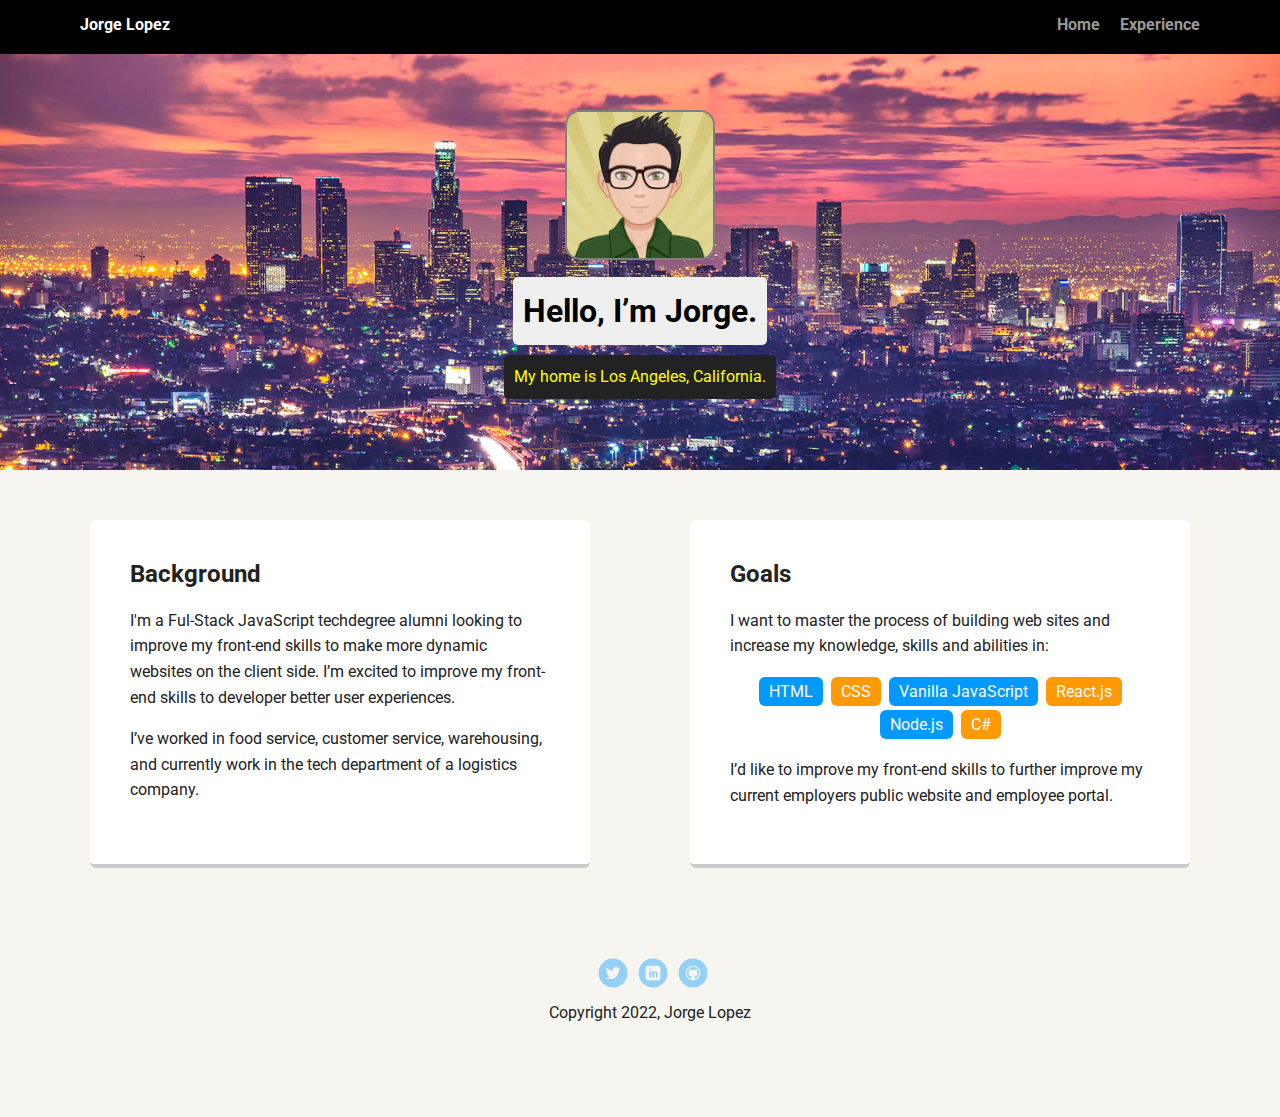
<file: portfolio_update_v1/index.html>
<!doctype html>
<html lang="en">
<head>
  <meta charset="utf-8">
  <title>Jorge Lopez's Profile</title>
  <meta name="viewport" content="width=device-width, initial-scale=1.0">
  <link rel="stylesheet" href="styles.css">
  <link href="https://fonts.googleapis.com/css?family=Muli%7CRoboto:400,300,500,700,900" rel="stylesheet"></head>
  <body>

    <nav class="main-nav">
        <ul class="nav">
          <li class="name">Jorge Lopez</li>
          <li><a href="index.html">Home</a></li>
          <li><a href="experience.html">Experience</a></li>
        </ul>
      </nav>

    <header>
      <img src="images/me.png" alt="Drawing of Jorge Lopez" class="profile-image">
      <h1 class="tag name">Hello, I’m Jorge.</h1>
      <p class="tag location">My home is Los Angeles, California.</p>
    </header>

    <main class="flex">
      <section class="card">
        <h2>Background</h2>
        <p>I'm a Ful-Stack JavaScript techdegree alumni looking to improve my front-end skills to make more dynamic websites on the client side. I’m excited to improve my front-end skills to developer better user experiences.</p>
        <p>I’ve worked in food service, customer service, warehousing, and currently work in the tech department of a logistics company.</p>
      </section> 

      <section class="card">
        <h2>Goals</h2>
        <p>I want to master the process of building web sites and increase my knowledge, skills and abilities in:</p>
        <ul class="skills">
          <li>HTML</li>
          <li>CSS</li>
          <li>Vanilla JavaScript</li>
          <li>React.js</li>
          <li>Node.js</li>
          <li>C#</li>
        </ul>
        <p>I’d like to improve my front-end skills to further improve my current employers public website and employee portal.</p>
      </section> 

    </main>
    <footer>
      <ul>
        <li><a href="https://twitter.com/SoundnVasion" class="social twitter">Twitter</a></li>
        <li><a href="https://www.linkedin.com/in/jorge-lopez-36b77710b/" class="social linkedin">LinkedIn</a></li>
        <li><a href="https://github.com/JorgeLopez3092" class="social github">Github</a></li>
      </ul>
      <p class="copyright">Copyright 2022, Jorge Lopez</p>
    </footer>
  </body>
  </html>
</file>
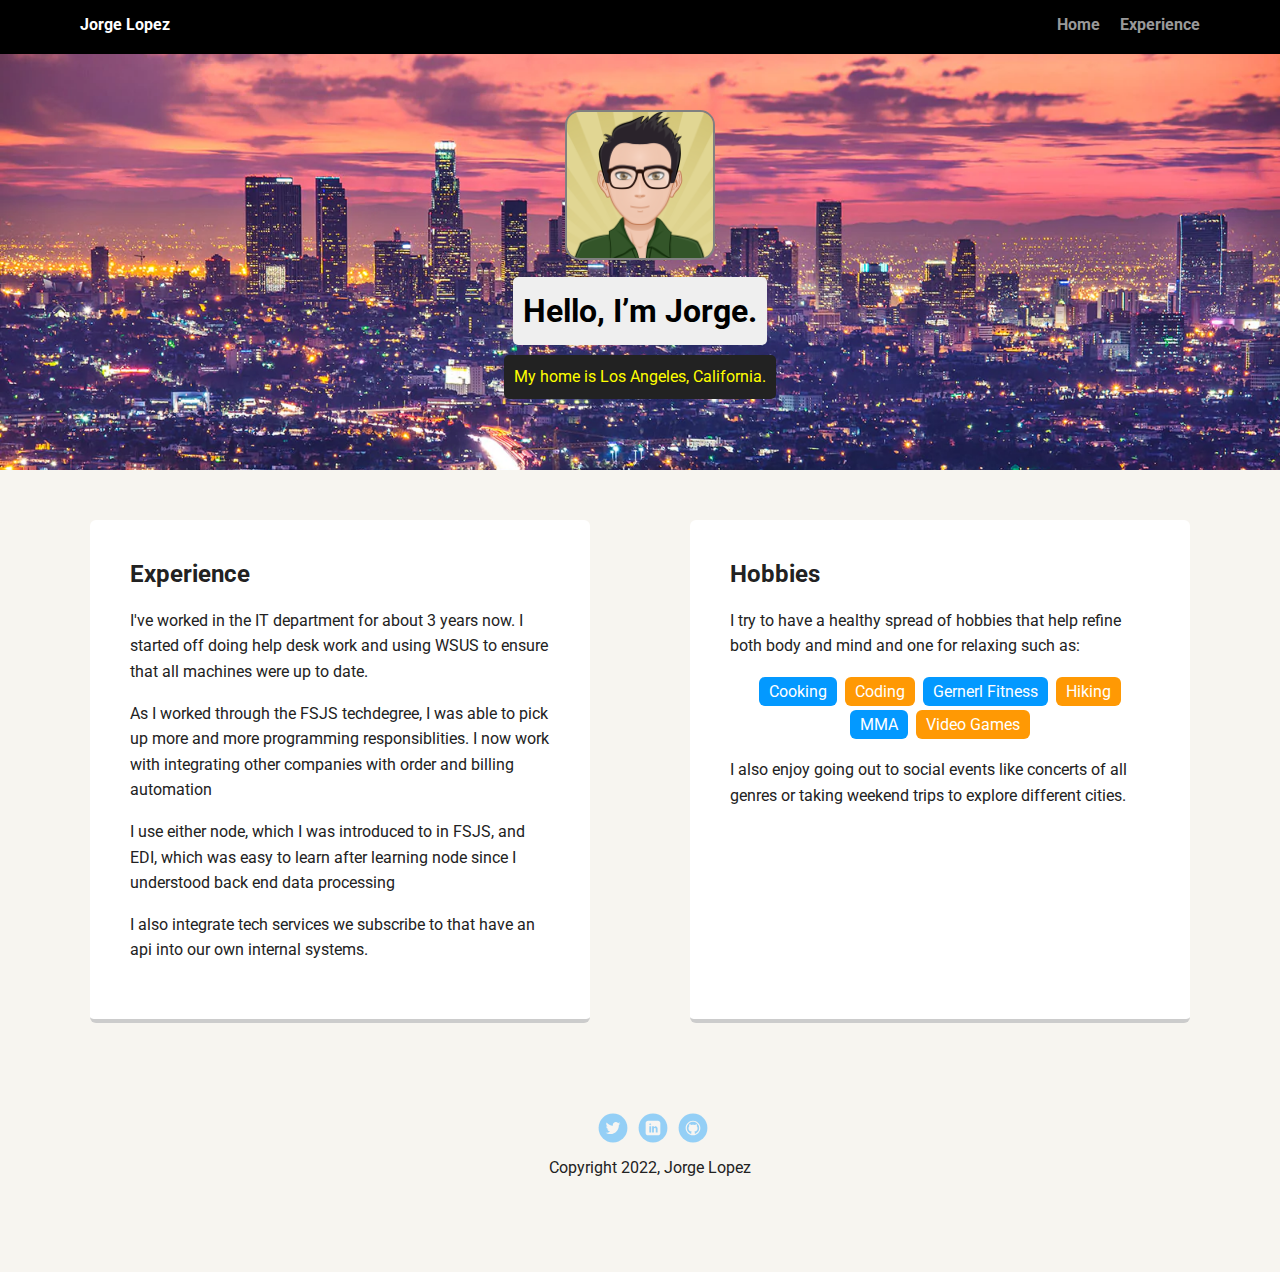
<file: portfolio_update_v1/experience.html>
<!doctype html>
<html lang="en">
<head>
  <meta charset="utf-8">
  <title>Jorge Lopez's Experience</title>
  <meta name="viewport" content="width=device-width, initial-scale=1.0">
  <link rel="stylesheet" href="styles.css">
  <link href="https://fonts.googleapis.com/css?family=Muli%7CRoboto:400,300,500,700,900" rel="stylesheet"></head>
  <body>

    <nav class="main-nav">
        <ul class="nav">
          <li class="name">Jorge Lopez</li>
          <li><a href="index.html">Home</a></li>
          <li><a href="experience.html">Experience</a></li>
        </ul>
      </nav>

    <header>
      <img src="images/me.png" alt="Drawing of Jorge Lopez" class="profile-image">
      <h1 class="tag name">Hello, I’m Jorge.</h1>
      <p class="tag location">My home is Los Angeles, California.</p>
    </header>

    <main class="flex">
      <section class="card">
        <h2>Experience</h2>
        <p>I've worked in the IT department for about 3 years now.  I started off doing help desk work and using WSUS to ensure that all machines were up to date.</p>
        <p>As I worked through the FSJS techdegree, I was able to pick up more and more programming responsiblities. I now work with integrating other companies with order and billing automation</p>
        <p>I use either node, which I was introduced to in FSJS, and EDI, which was easy to learn after learning node since I understood back end data processing</p>
        <p>I also integrate tech services we subscribe to that have an api into our own internal systems.</p>
      </section>

      <section class="card">
        <h2>Hobbies</h2>
        <p>I try to have a healthy spread of hobbies that help refine both body and mind and one for relaxing such as:</p>
        <ul class="skills">
          <li>Cooking</li>
          <li>Coding</li>
          <li>Gernerl Fitness</li>
          <li>Hiking</li>
          <li>MMA</li>
          <li>Video Games</li>
        </ul>
        <p>I also enjoy going out to social events like concerts of all genres or taking weekend trips to explore different cities.</p>
      </section> 


    </main>
    <footer>
      <ul>
        <li><a href="https://twitter.com/SoundnVasion" class="social twitter">Twitter</a></li>
        <li><a href="https://www.linkedin.com/in/jorge-lopez-36b77710b/" class="social linkedin">LinkedIn</a></li>
        <li><a href="https://github.com/JorgeLopez3092" class="social github">Github</a></li>
      </ul>
      <p class="copyright">Copyright 2022, Jorge Lopez</p>
    </footer>
  </body>
  </html>
</file>
<file: portfolio_update_v1/styles.css>
/* Global Layout Set-up */
* { 
  box-sizing: border-box;
}
  
body {
  margin: 0;
  padding: 0;
  text-align: center;
  font-family: 'Roboto', sans-serif;
  color: #222;
  background: #f7f5f0;
}
/* Link Styles */

a {
  text-decoration: none;
  color: #999;
}
a:hover {
  color: #6633ff;
}

/* Section Styles */

.main-nav {
  width: 100%;
  background: black;
  min-height: 30px;
  padding: 10px;
  position: fixed;
  text-align: center;
}
.nav {
  display: flex;
  justify-content: space-around;
  font-weight: 700;
  list-style-type: none;
  margin: 0 auto;
  padding: 0;
}

.nav .name {
    display: block;
    margin-right: auto;
    color: white;
}
.nav li {
  padding: 5px 10px 10px 10px;
}
.nav a {
  transition: all .5s;
}
.nav a:hover {
  color: white
}

header {
  text-align: center;
  background: url('images/los-angeles.jpg') no-repeat top center ;
  background-size: cover;
  overflow: hidden;
  padding-top: 60px;
}
header {
  line-height: 1.5;
}
header .profile-image {
  margin-top: 50px;
  width: 150px;
  height: 150px;
  border-radius: 10%;
  border: 2px solid gray;
  transition: all .5s;
}
header .profile-image:hover {
  transform: scale(1.5) rotate(25deg);
}
.tag {
  background-color: #efefef;
  color: black;
  padding: 10px;
  border-radius: 5px;
  display: table;
  margin: 10px auto;
} 
.location {
  background-color: #222;
  color: yellow;
}
.card {
  margin: 30px;
  padding: 20px 40px 40px;
  max-width: 500px;
  text-align: left;
  background: #fff;
  border-bottom: 4px solid #ccc;
  border-radius: 6px;
  transition: all .5s;
}
.card:hover {
  border-color: #ff99ff;
}

ul.skills {
  padding: 0;
  text-align: center;
}

.skills li {
  border-radius: 6px;
  display: inline-block;
  background: #ff9904;
  color: white;
  padding: 5px 10px;
  margin: 2px;
}

.skills li:nth-child(odd) {
  background: #0399ff;
}

footer {
  width: 100%;
  min-height: 30px;
  padding: 20px 0 40px 20px;
}

footer .copyright {
  top: -8px;
  font-size: .75em;
}

footer ul {
  list-style-type: none;
  margin: 0;
  padding: 0;
}

footer ul li {
  display: inline-block;
}

a.social {
  display: inline-block;
  text-indent: -9999px;
  margin-left: 5px;
  width: 30px;
  height: 30px;
  background-size: 30px 30px;
  opacity: .4;
  transition: all .5s;
}
a.twitter {
  background-image: url(images/twitter.svg);
}
a.linkedin {
  background-image: url(images/linkedin.svg);
}
a.github {
  background-image: url(images/github.svg);
}
a.social:hover {
  opacity: 1;
}
.clearfix {
  clear: both;
}

/* Styles for larger screens */
@media screen and (min-width: 720px) {
  
  .flex {
      display: -ms-flexbox;      /* TWEENER - IE 10 */
      display: flex; 
      max-width: 1200px;
      -ms-flex-pack: distribute;
      justify-content: space-around;
      margin: 0 auto;
  }

  header {
    min-height: 470px;
  }

  .nav {
    max-width: 1200px;
    padding: 0 30px;
  }


  main {
    padding-top: 20px;
  }

  main p {
    line-height: 1.6em;
  }

  footer {
    font-size: 1.3em;
    max-width: 1200px;
    margin: 40px auto;
  }

}
</file>
